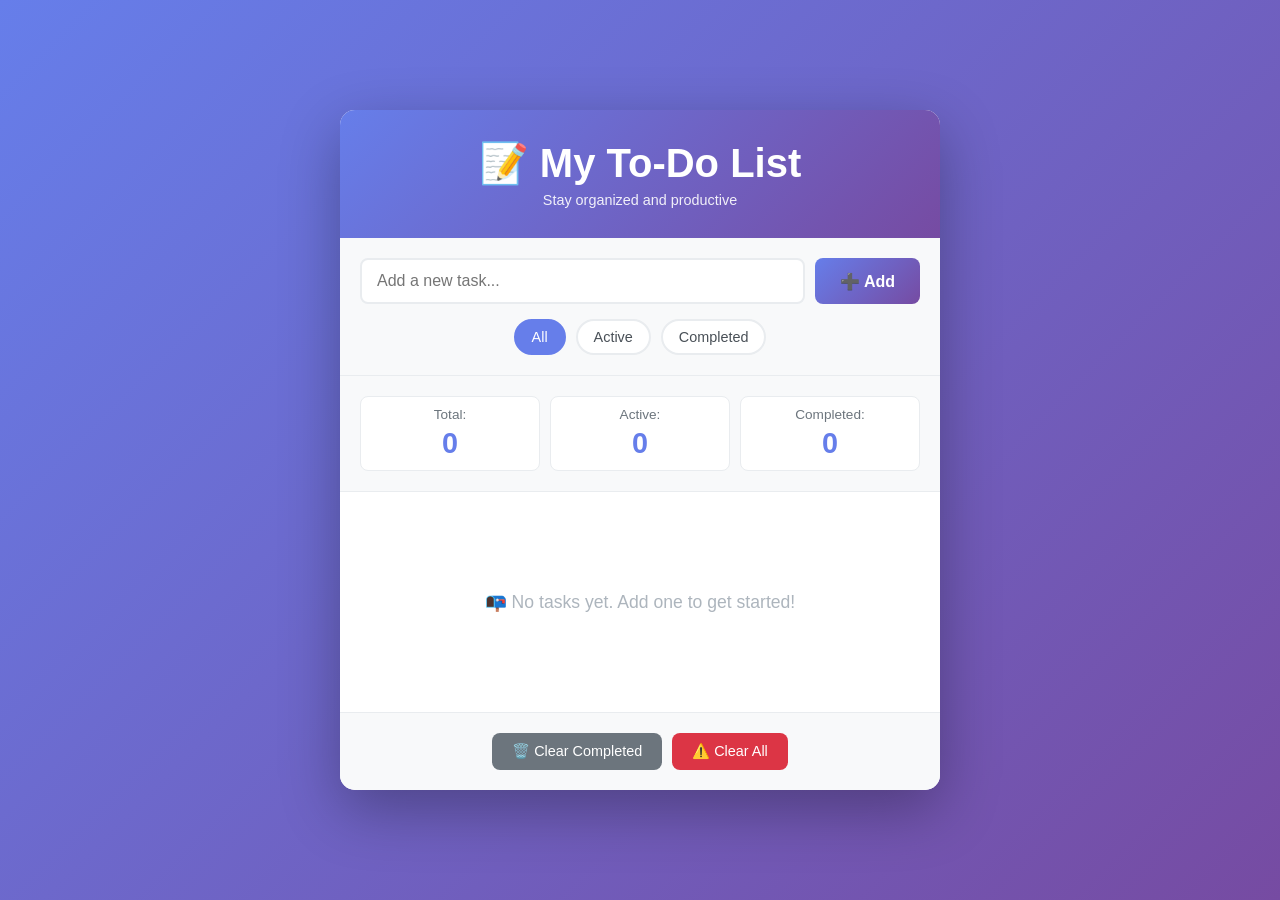
<file: todo-complete.html>
<!DOCTYPE html>
<html lang="en">
<head>
    <meta charset="UTF-8">
    <meta name="viewport" content="width=device-width, initial-scale=1.0">
    <title>To-Do List App</title>
    <style>
        * {
            margin: 0;
            padding: 0;
            box-sizing: border-box;
        }

        body {
            font-family: 'Segoe UI', Tahoma, Geneva, Verdana, sans-serif;
            background: linear-gradient(135deg, #667eea 0%, #764ba2 100%);
            min-height: 100vh;
            padding: 20px;
            display: flex;
            align-items: center;
            justify-content: center;
        }

        .container {
            width: 100%;
            max-width: 600px;
        }

        .todo-app {
            background: white;
            border-radius: 15px;
            box-shadow: 0 20px 60px rgba(0, 0, 0, 0.3);
            overflow: hidden;
        }

        .header {
            background: linear-gradient(135deg, #667eea 0%, #764ba2 100%);
            color: white;
            padding: 30px 20px;
            text-align: center;
        }

        .header h1 {
            font-size: 2.5em;
            margin-bottom: 5px;
            font-weight: 700;
        }

        .header .subtitle {
            font-size: 0.9em;
            opacity: 0.9;
        }

        .input-section {
            padding: 20px;
            background: #f8f9fa;
            border-bottom: 1px solid #e9ecef;
        }

        .input-wrapper {
            display: flex;
            gap: 10px;
            margin-bottom: 15px;
        }

        .todo-input {
            flex: 1;
            padding: 12px 15px;
            border: 2px solid #e9ecef;
            border-radius: 8px;
            font-size: 1em;
            transition: all 0.3s ease;
            outline: none;
        }

        .todo-input:focus {
            border-color: #667eea;
            box-shadow: 0 0 0 3px rgba(102, 126, 234, 0.1);
        }

        .add-btn {
            padding: 12px 25px;
            background: linear-gradient(135deg, #667eea 0%, #764ba2 100%);
            color: white;
            border: none;
            border-radius: 8px;
            font-size: 1em;
            font-weight: 600;
            cursor: pointer;
            transition: all 0.3s ease;
        }

        .add-btn:hover {
            transform: translateY(-2px);
            box-shadow: 0 10px 20px rgba(102, 126, 234, 0.3);
        }

        .add-btn:active {
            transform: translateY(0);
        }

        .filter-buttons {
            display: flex;
            gap: 10px;
            justify-content: center;
        }

        .filter-btn {
            padding: 8px 16px;
            background: white;
            border: 2px solid #e9ecef;
            border-radius: 20px;
            cursor: pointer;
            font-size: 0.9em;
            font-weight: 500;
            transition: all 0.3s ease;
            color: #495057;
        }

        .filter-btn:hover {
            border-color: #667eea;
            color: #667eea;
        }

        .filter-btn.active {
            background: #667eea;
            color: white;
            border-color: #667eea;
        }

        .stats {
            display: grid;
            grid-template-columns: repeat(3, 1fr);
            gap: 10px;
            padding: 20px;
            background: #f8f9fa;
            border-bottom: 1px solid #e9ecef;
        }

        .stat {
            text-align: center;
            padding: 10px;
            background: white;
            border-radius: 8px;
            border: 1px solid #e9ecef;
        }

        .stat-label {
            display: block;
            font-size: 0.85em;
            color: #6c757d;
            margin-bottom: 5px;
        }

        .stat-value {
            display: block;
            font-size: 1.8em;
            font-weight: 700;
            color: #667eea;
        }

        .todo-list {
            min-height: 200px;
            max-height: 400px;
            overflow-y: auto;
            padding: 10px;
        }

        .empty-state {
            display: flex;
            align-items: center;
            justify-content: center;
            height: 200px;
            color: #adb5bd;
            font-size: 1.1em;
        }

        .todo-item {
            display: flex;
            align-items: center;
            gap: 12px;
            padding: 15px;
            background: white;
            border: 1px solid #e9ecef;
            border-radius: 8px;
            margin-bottom: 8px;
            transition: all 0.3s ease;
            animation: slideIn 0.3s ease;
        }

        @keyframes slideIn {
            from {
                opacity: 0;
                transform: translateY(-10px);
            }
            to {
                opacity: 1;
                transform: translateY(0);
            }
        }

        .todo-item:hover {
            box-shadow: 0 5px 15px rgba(0, 0, 0, 0.1);
            border-color: #667eea;
        }

        .todo-item.completed {
            background: #f0f4ff;
        }

        .todo-checkbox {
            width: 24px;
            height: 24px;
            cursor: pointer;
            accent-color: #667eea;
            flex-shrink: 0;
        }

        .todo-text {
            flex: 1;
            font-size: 1em;
            color: #212529;
            word-break: break-word;
            transition: all 0.3s ease;
        }

        .todo-item.completed .todo-text {
            text-decoration: line-through;
            color: #adb5bd;
        }

        .todo-time {
            font-size: 0.8em;
            color: #adb5bd;
            flex-shrink: 0;
        }

        .edit-btn, .delete-btn {
            padding: 6px 12px;
            border: none;
            border-radius: 5px;
            cursor: pointer;
            font-size: 0.85em;
            transition: all 0.3s ease;
            flex-shrink: 0;
        }

        .edit-btn {
            background: #ffc107;
            color: white;
        }

        .edit-btn:hover {
            background: #ffb300;
        }

        .delete-btn {
            background: #dc3545;
            color: white;
        }

        .delete-btn:hover {
            background: #c82333;
        }

        .actions {
            display: flex;
            gap: 10px;
            padding: 20px;
            background: #f8f9fa;
            border-top: 1px solid #e9ecef;
            justify-content: center;
            flex-wrap: wrap;
        }

        .clear-btn {
            padding: 10px 20px;
            background: #6c757d;
            color: white;
            border: none;
            border-radius: 8px;
            cursor: pointer;
            font-size: 0.9em;
            font-weight: 500;
            transition: all 0.3s ease;
        }

        .clear-btn:hover {
            background: #5a6268;
            transform: translateY(-2px);
        }

        .clear-btn.danger {
            background: #dc3545;
        }

        .clear-btn.danger:hover {
            background: #c82333;
        }

        .todo-list::-webkit-scrollbar {
            width: 8px;
        }

        .todo-list::-webkit-scrollbar-track {
            background: #f1f1f1;
        }

        .todo-list::-webkit-scrollbar-thumb {
            background: #667eea;
            border-radius: 4px;
        }

        .todo-list::-webkit-scrollbar-thumb:hover {
            background: #764ba2;
        }

        @media (max-width: 600px) {
            .header h1 {
                font-size: 2em;
            }

            .stats {
                grid-template-columns: 1fr;
            }

            .filter-buttons {
                flex-wrap: wrap;
            }

            .todo-item {
                flex-wrap: wrap;
            }

            .actions {
                flex-direction: column;
            }

            .clear-btn {
                width: 100%;
            }
        }
    </style>
</head>
<body>
    <div class="container">
        <div class="todo-app">
            <div class="header">
                <h1>📝 My To-Do List</h1>
                <p class="subtitle">Stay organized and productive</p>
            </div>

            <div class="input-section">
                <div class="input-wrapper">
                    <input 
                        type="text" 
                        id="todoInput" 
                        class="todo-input" 
                        placeholder="Add a new task..."
                        autocomplete="off"
                    >
                    <button id="addBtn" class="add-btn">➕ Add</button>
                </div>
                <div class="filter-buttons">
                    <button class="filter-btn active" data-filter="all">All</button>
                    <button class="filter-btn" data-filter="active">Active</button>
                    <button class="filter-btn" data-filter="completed">Completed</button>
                </div>
            </div>

            <div class="stats">
                <div class="stat">
                    <span class="stat-label">Total:</span>
                    <span id="totalCount" class="stat-value">0</span>
                </div>
                <div class="stat">
                    <span class="stat-label">Active:</span>
                    <span id="activeCount" class="stat-value">0</span>
                </div>
                <div class="stat">
                    <span class="stat-label">Completed:</span>
                    <span id="completedCount" class="stat-value">0</span>
                </div>
            </div>

            <div class="todo-list" id="todoList">
                <div class="empty-state">
                    <p>📭 No tasks yet. Add one to get started!</p>
                </div>
            </div>

            <div class="actions">
                <button id="clearCompletedBtn" class="clear-btn">🗑️ Clear Completed</button>
                <button id="clearAllBtn" class="clear-btn danger">⚠️ Clear All</button>
            </div>
        </div>
    </div>

    <script>
        // To-Do List Application with Local Storage
        class TodoApp {
            constructor() {
                this.todos = [];
                this.currentFilter = 'all';
                this.storageKey = 'todoAppData';
                
                this.initElements();
                this.loadFromStorage();
                this.attachEventListeners();
                this.render();
            }

            initElements() {
                this.todoInput = document.getElementById('todoInput');
                this.addBtn = document.getElementById('addBtn');
                this.todoList = document.getElementById('todoList');
                this.totalCount = document.getElementById('totalCount');
                this.activeCount = document.getElementById('activeCount');
                this.completedCount = document.getElementById('completedCount');
                this.filterBtns = document.querySelectorAll('.filter-btn');
                this.clearCompletedBtn = document.getElementById('clearCompletedBtn');
                this.clearAllBtn = document.getElementById('clearAllBtn');
            }

            attachEventListeners() {
                this.addBtn.addEventListener('click', () => this.addTodo());
                this.todoInput.addEventListener('keypress', (e) => {
                    if (e.key === 'Enter') this.addTodo();
                });

                this.filterBtns.forEach(btn => {
                    btn.addEventListener('click', (e) => {
                        this.filterBtns.forEach(b => b.classList.remove('active'));
                        e.target.classList.add('active');
                        this.currentFilter = e.target.dataset.filter;
                        this.render();
                    });
                });

                this.clearCompletedBtn.addEventListener('click', () => this.clearCompleted());
                this.clearAllBtn.addEventListener('click', () => {
                    if (confirm('Are you sure you want to clear ALL tasks?')) {
                        this.clearAll();
                    }
                });
            }

            addTodo() {
                const text = this.todoInput.value.trim();
                
                if (text === '') {
                    alert('Please enter a task!');
                    return;
                }

                const todo = {
                    id: Date.now(),
                    text: text,
                    completed: false,
                    createdAt: new Date().toLocaleString()
                };

                this.todos.push(todo);
                this.todoInput.value = '';
                this.todoInput.focus();
                
                this.saveToStorage();
                this.render();
            }

            deleteTodo(id) {
                this.todos = this.todos.filter(todo => todo.id !== id);
                this.saveToStorage();
                this.render();
            }

            toggleTodo(id) {
                const todo = this.todos.find(t => t.id === id);
                if (todo) {
                    todo.completed = !todo.completed;
                    this.saveToStorage();
                    this.render();
                }
            }

            editTodo(id) {
                const todo = this.todos.find(t => t.id === id);
                if (!todo) return;

                const newText = prompt('Edit task:', todo.text);
                if (newText && newText.trim() !== '') {
                    todo.text = newText.trim();
                    this.saveToStorage();
                    this.render();
                }
            }

            clearCompleted() {
                if (this.todos.some(todo => todo.completed)) {
                    if (confirm('Clear all completed tasks?')) {
                        this.todos = this.todos.filter(todo => !todo.completed);
                        this.saveToStorage();
                        this.render();
                    }
                }
            }

            clearAll() {
                this.todos = [];
                this.saveToStorage();
                this.render();
            }

            getFilteredTodos() {
                switch (this.currentFilter) {
                    case 'active':
                        return this.todos.filter(todo => !todo.completed);
                    case 'completed':
                        return this.todos.filter(todo => todo.completed);
                    default:
                        return this.todos;
                }
            }

            updateStats() {
                const total = this.todos.length;
                const completed = this.todos.filter(todo => todo.completed).length;
                const active = total - completed;

                this.totalCount.textContent = total;
                this.activeCount.textContent = active;
                this.completedCount.textContent = completed;
            }

            render() {
                this.updateStats();
                this.renderTodos();
            }

            renderTodos() {
                const filteredTodos = this.getFilteredTodos();
                
                if (filteredTodos.length === 0) {
                    this.todoList.innerHTML = '<div class="empty-state"><p>📭 No tasks yet. Add one to get started!</p></div>';
                    return;
                }

                this.todoList.innerHTML = filteredTodos.map(todo => `
                    <div class="todo-item ${todo.completed ? 'completed' : ''}">
                        <input 
                            type="checkbox" 
                            class="todo-checkbox" 
                            ${todo.completed ? 'checked' : ''}
                            onchange="todoApp.toggleTodo(${todo.id})"
                        >
                        <span class="todo-text">${this.escapeHtml(todo.text)}</span>
                        <span class="todo-time">${new Date(todo.createdAt).toLocaleDateString()}</span>
                        <button class="edit-btn" onclick="todoApp.editTodo(${todo.id})">✏️ Edit</button>
                        <button class="delete-btn" onclick="todoApp.deleteTodo(${todo.id})">🗑️ Delete</button>
                    </div>
                `).join('');
            }

            escapeHtml(text) {
                const div = document.createElement('div');
                div.textContent = text;
                return div.innerHTML;
            }

            saveToStorage() {
                try {
                    localStorage.setItem(this.storageKey, JSON.stringify(this.todos));
                } catch (error) {
                    console.error('Error saving to local storage:', error);
                    alert('Error saving tasks. Your browser may have storage limits.');
                }
            }

            loadFromStorage() {
                try {
                    const stored = localStorage.getItem(this.storageKey);
                    if (stored) {
                        this.todos = JSON.parse(stored);
                    }
                } catch (error) {
                    console.error('Error loading from local storage:', error);
                    this.todos = [];
                }
            }
        }

        let todoApp;
        document.addEventListener('DOMContentLoaded', () => {
            todoApp = new TodoApp();
        });
    </script>
</body>
</html>
</file>
<file: todo-style.css>
* {
    margin: 0;
    padding: 0;
    box-sizing: border-box;
}

body {
    font-family: 'Segoe UI', Tahoma, Geneva, Verdana, sans-serif;
    background: linear-gradient(135deg, #667eea 0%, #764ba2 100%);
    min-height: 100vh;
    padding: 20px;
    display: flex;
    align-items: center;
    justify-content: center;
}

.container {
    width: 100%;
    max-width: 600px;
}

.todo-app {
    background: white;
    border-radius: 15px;
    box-shadow: 0 20px 60px rgba(0, 0, 0, 0.3);
    overflow: hidden;
}

.header {
    background: linear-gradient(135deg, #667eea 0%, #764ba2 100%);
    color: white;
    padding: 30px 20px;
    text-align: center;
}

.header h1 {
    font-size: 2.5em;
    margin-bottom: 5px;
    font-weight: 700;
}

.header .subtitle {
    font-size: 0.9em;
    opacity: 0.9;
}

.input-section {
    padding: 20px;
    background: #f8f9fa;
    border-bottom: 1px solid #e9ecef;
}

.input-wrapper {
    display: flex;
    gap: 10px;
    margin-bottom: 15px;
}

.todo-input {
    flex: 1;
    padding: 12px 15px;
    border: 2px solid #e9ecef;
    border-radius: 8px;
    font-size: 1em;
    transition: all 0.3s ease;
    outline: none;
}

.todo-input:focus {
    border-color: #667eea;
    box-shadow: 0 0 0 3px rgba(102, 126, 234, 0.1);
}

.add-btn {
    padding: 12px 25px;
    background: linear-gradient(135deg, #667eea 0%, #764ba2 100%);
    color: white;
    border: none;
    border-radius: 8px;
    font-size: 1em;
    font-weight: 600;
    cursor: pointer;
    transition: all 0.3s ease;
}

.add-btn:hover {
    transform: translateY(-2px);
    box-shadow: 0 10px 20px rgba(102, 126, 234, 0.3);
}

.add-btn:active {
    transform: translateY(0);
}

.filter-buttons {
    display: flex;
    gap: 10px;
    justify-content: center;
}

.filter-btn {
    padding: 8px 16px;
    background: white;
    border: 2px solid #e9ecef;
    border-radius: 20px;
    cursor: pointer;
    font-size: 0.9em;
    font-weight: 500;
    transition: all 0.3s ease;
    color: #495057;
}

.filter-btn:hover {
    border-color: #667eea;
    color: #667eea;
}

.filter-btn.active {
    background: #667eea;
    color: white;
    border-color: #667eea;
}

.stats {
    display: grid;
    grid-template-columns: repeat(3, 1fr);
    gap: 10px;
    padding: 20px;
    background: #f8f9fa;
    border-bottom: 1px solid #e9ecef;
}

.stat {
    text-align: center;
    padding: 10px;
    background: white;
    border-radius: 8px;
    border: 1px solid #e9ecef;
}

.stat-label {
    display: block;
    font-size: 0.85em;
    color: #6c757d;
    margin-bottom: 5px;
}

.stat-value {
    display: block;
    font-size: 1.8em;
    font-weight: 700;
    color: #667eea;
}

.todo-list {
    min-height: 200px;
    max-height: 400px;
    overflow-y: auto;
    padding: 10px;
}

.empty-state {
    display: flex;
    align-items: center;
    justify-content: center;
    height: 200px;
    color: #adb5bd;
    font-size: 1.1em;
}

.todo-item {
    display: flex;
    align-items: center;
    gap: 12px;
    padding: 15px;
    background: white;
    border: 1px solid #e9ecef;
    border-radius: 8px;
    margin-bottom: 8px;
    transition: all 0.3s ease;
    animation: slideIn 0.3s ease;
}

@keyframes slideIn {
    from {
        opacity: 0;
        transform: translateY(-10px);
    }
    to {
        opacity: 1;
        transform: translateY(0);
    }
}

.todo-item:hover {
    box-shadow: 0 5px 15px rgba(0, 0, 0, 0.1);
    border-color: #667eea;
}

.todo-item.completed {
    background: #f0f4ff;
}

.todo-checkbox {
    width: 24px;
    height: 24px;
    cursor: pointer;
    accent-color: #667eea;
    flex-shrink: 0;
}

.todo-text {
    flex: 1;
    font-size: 1em;
    color: #212529;
    word-break: break-word;
    transition: all 0.3s ease;
}

.todo-item.completed .todo-text {
    text-decoration: line-through;
    color: #adb5bd;
}

.todo-time {
    font-size: 0.8em;
    color: #adb5bd;
    flex-shrink: 0;
}

.edit-btn {
    padding: 6px 12px;
    background: #ffc107;
    color: white;
    border: none;
    border-radius: 5px;
    cursor: pointer;
    font-size: 0.85em;
    transition: all 0.3s ease;
    flex-shrink: 0;
}

.edit-btn:hover {
    background: #ffb300;
}

.delete-btn {
    padding: 6px 12px;
    background: #dc3545;
    color: white;
    border: none;
    border-radius: 5px;
    cursor: pointer;
    font-size: 0.85em;
    transition: all 0.3s ease;
    flex-shrink: 0;
}

.delete-btn:hover {
    background: #c82333;
}

.actions {
    display: flex;
    gap: 10px;
    padding: 20px;
    background: #f8f9fa;
    border-top: 1px solid #e9ecef;
    justify-content: center;
    flex-wrap: wrap;
}

.clear-btn {
    padding: 10px 20px;
    background: #6c757d;
    color: white;
    border: none;
    border-radius: 8px;
    cursor: pointer;
    font-size: 0.9em;
    font-weight: 500;
    transition: all 0.3s ease;
}

.clear-btn:hover {
    background: #5a6268;
    transform: translateY(-2px);
}

.clear-btn.danger {
    background: #dc3545;
}

.clear-btn.danger:hover {
    background: #c82333;
}

/* Scrollbar styling */
.todo-list::-webkit-scrollbar {
    width: 8px;
}

.todo-list::-webkit-scrollbar-track {
    background: #f1f1f1;
}

.todo-list::-webkit-scrollbar-thumb {
    background: #667eea;
    border-radius: 4px;
}

.todo-list::-webkit-scrollbar-thumb:hover {
    background: #764ba2;
}

/* Responsive Design */
@media (max-width: 600px) {
    .header h1 {
        font-size: 2em;
    }

    .stats {
        grid-template-columns: 1fr;
    }

    .filter-buttons {
        flex-wrap: wrap;
    }

    .todo-item {
        flex-wrap: wrap;
    }

    .actions {
        flex-direction: column;
    }

    .clear-btn {
        width: 100%;
    }
}
</file>
